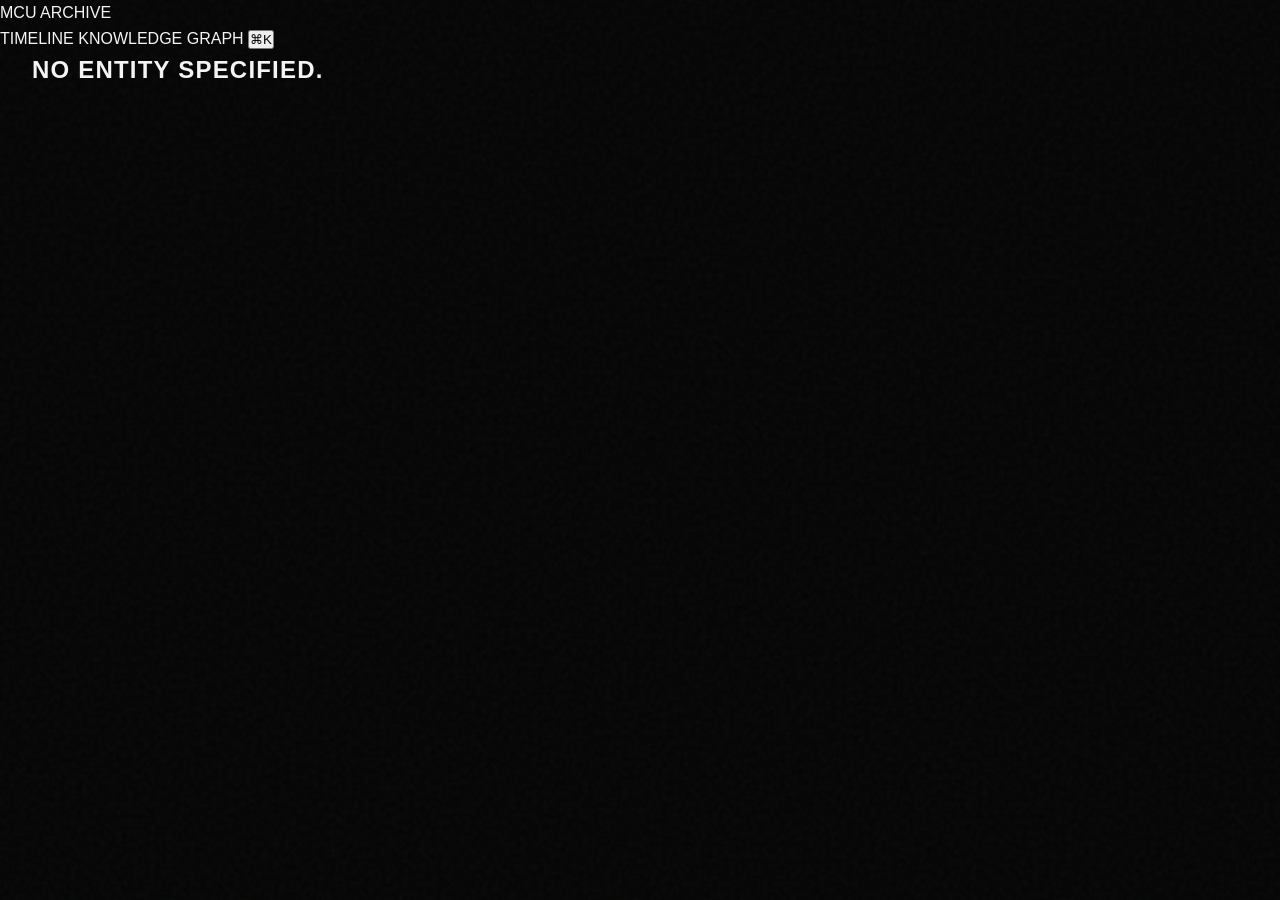
<file: artifacts.html>
<!DOCTYPE html>
<html lang="en">
<head>
    <meta charset="UTF-8">
    <meta name="viewport" content="width=device-width, initial-scale=1.0">
    <title>MCU Archive</title>
    <!-- SEO & Metadata -->
    <meta name="description" content="An interactive cinematic archive and knowledge graph for exploring the Marvel Cinematic Universe.">
    <meta name="theme-color" content="#e62429">
    <link rel="icon" type="image/png" href="./assets/icon-192.png">
    <link rel="manifest" href="./manifest.webmanifest">
    <meta property="og:title" content="MCU Cinematic Archive">
    <meta property="og:description" content="Explore the Marvel Cinematic Universe through an interactive knowledge graph and detailed timeline.">
    <meta property="og:type" content="website">
    <meta name="twitter:card" content="summary_large_image">
    <link rel="stylesheet" href="./css/global.css">
    <link rel="stylesheet" href="./css/components.css">
    <link rel="stylesheet" href="./css/animations.css">
    <script src="https://cdnjs.cloudflare.com/ajax/libs/gsap/3.12.2/gsap.min.js" defer></script>
    <script src="./js/search.js" type="module"></script>
    <script src="./js/entity-dossier.js" type="module"></script>
</head>
<body>
    <div id="noise-overlay"></div>
    
    <nav class="top-nav">
        <a href="index.html" class="nav-brand">MCU ARCHIVE</a>
        <div class="nav-links">
            <a href="timeline.html">TIMELINE</a>
            <a href="connections.html">KNOWLEDGE GRAPH</a>
            <button id="search-trigger" class="btn-icon">⌘K</button>
        </div>
    </nav>

    <main class="container">
        <div class="dossier-grid">
            
            <article class="dossier-main">
                <header class="dossier-header">
                    <div id="entity-badge-label" class="badge">ENTITY</div>
                    <h1 id="entity-name" class="glitch-text" data-text="Loading...">Loading...</h1>
                </header>
                
                <section class="dossier-section">
                    <h3>Overview</h3>
                    <div id="entity-description" class="lead-text">
                        Loading classified records...
                    </div>
                </section>
                
                <section class="dossier-section">
                    <h3>Classification Data</h3>
                    <div id="entity-meta-fields" class="meta-grid">
                        <!-- Dynamic fields injected here -->
                    </div>
                </section>
            </article>
            
            <aside class="dossier-sidebar">
                <section class="dossier-section">
                    <h3>Connections</h3>
                    <div id="entity-connections" class="entity-list"></div>
                </section>
            </aside>
            
        </div>
    </main>

    <dialog id="command-center" class="command-center">
        <div class="command-center-header">
            <input type="text" id="global-search-input" placeholder="Search the universe..." autocomplete="off">
            <button id="close-search">ESC</button>
        </div>
        <div id="search-results" class="command-center-results">
            <!-- Results injected here -->
        </div>
    </dialog>
</body>
</html>
</file>
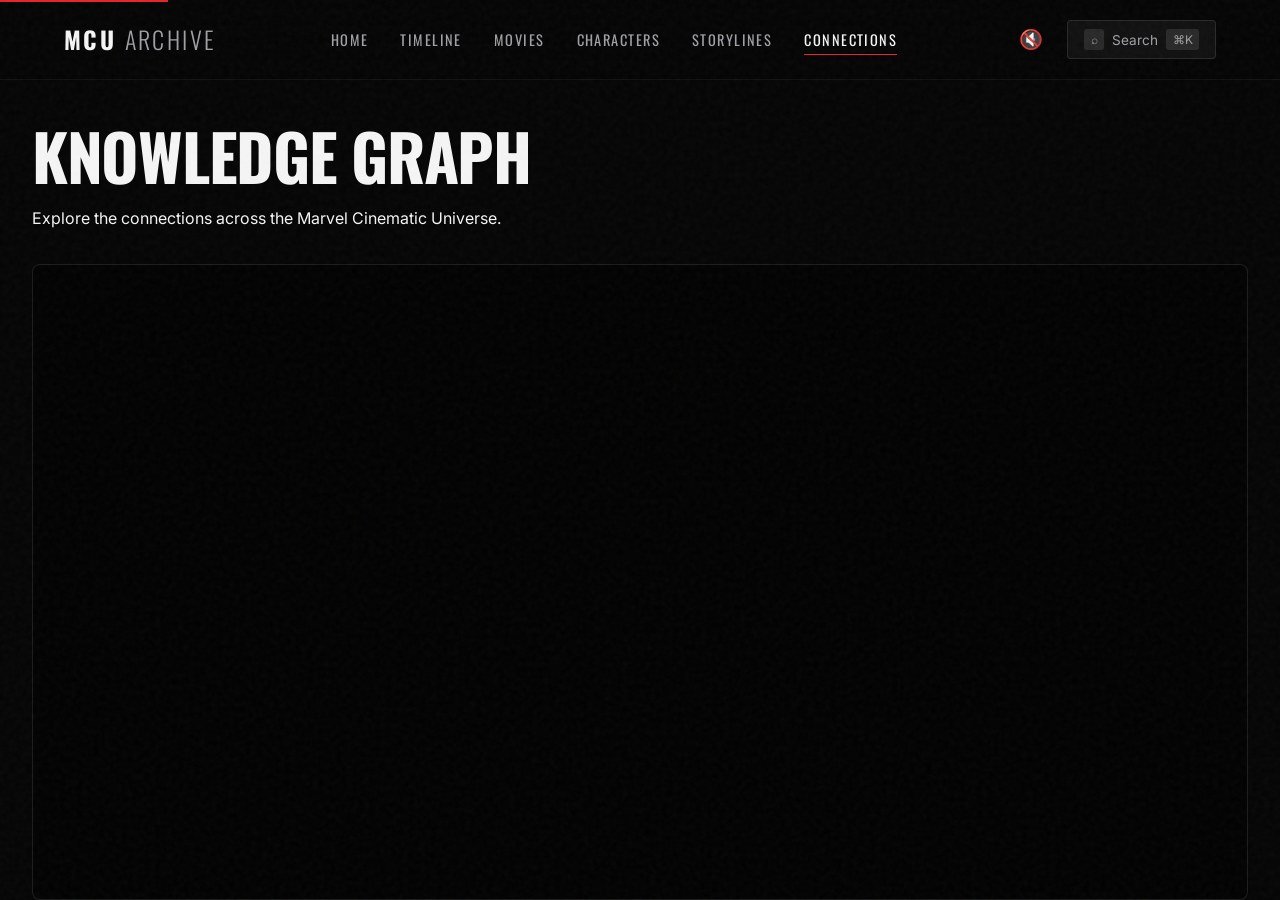
<file: connections.html>
<!DOCTYPE html>
<html lang="en">
<head>
    <meta charset="UTF-8">
    <meta name="viewport" content="width=device-width, initial-scale=1.0">
    <title>MCU — Connections</title>
    <!-- SEO & Metadata -->
    <meta name="description" content="An interactive cinematic archive and knowledge graph for exploring the Marvel Cinematic Universe.">
    <meta name="theme-color" content="#e62429">
    <link rel="icon" type="image/png" href="./assets/icon-192.png">
    <link rel="manifest" href="./manifest.webmanifest">
    <meta property="og:title" content="MCU Cinematic Archive">
    <meta property="og:description" content="Explore the Marvel Cinematic Universe through an interactive knowledge graph and detailed timeline.">
    <meta property="og:type" content="website">
    <meta name="twitter:card" content="summary_large_image">
    <link href="https://fonts.googleapis.com/css2?family=Inter:wght@300;400;600;800&family=Oswald:wght@400;600;700&display=swap" rel="stylesheet">
    <link rel="stylesheet" href="./css/global.css">
    <link rel="stylesheet" href="./css/components.css">
    <link rel="stylesheet" href="./css/animations.css">
    <script src="https://d3js.org/d3.v7.min.js" defer></script>
    <script src="./js/sound.js" defer></script>
    <script src="./js/data-loader.js" type="module"></script>
    <script src="./js/search.js" type="module"></script>
    <script src="./js/graph.js" type="module"></script>
</head>
<body>
    <a href="#main-content" class="skip-link">Skip to main content</a>
    <div id="noise-overlay"></div>
    <header class="global-header">
        <div class="logo"><h1>MCU <span>ARCHIVE</span></h1></div>
        <nav class="main-nav">
            <a href="./index.html">Home</a>
            <a href="./timeline.html">Timeline</a>
            <a href="./movies.html">Movies</a>
            <a href="./characters.html">Characters</a>
            <a href="./storylines.html">Storylines</a>
            <a href="./connections.html" class="active">Connections</a>
        </nav>
        <div class="header-actions" style="display: flex; gap: 1rem; align-items: center;">
            <button id="sound-toggle" class="icon-btn" aria-label="Toggle Sound" title="Toggle Sound">
                <span class="icon sound-icon">🔇</span>
            </button>
            <button id="search-trigger" class="search-trigger"><span class="icon">⌕</span> Search <span>⌘K</span></button>
        </div>
    </header>

    <main id="main-content" class="container" style="padding-top: 120px; height: 100vh; display: flex; flex-direction: column;">
        <h2 class="editorial-heading" style="font-size: clamp(2rem, 5vw, 4rem);">Knowledge Graph</h2>
        <div style="display: flex; justify-content: space-between; align-items: center; flex-wrap: wrap;">
            <p>Explore the connections across the Marvel Cinematic Universe.</p>
            
            <div class="toggle-container" id="view-toggles" style="display: none;">
                <button id="btn-graph-view" class="toggle-btn active">Graph</button>
                <button id="btn-list-view" class="toggle-btn">List</button>
            </div>
        </div>

        <div id="d3-graph-container" style="flex: 1; border: 1px solid var(--clr-border); border-radius: 8px; margin-top: 2rem; background: rgba(0,0,0,0.5);">
            <!-- D3 Force Graph will be injected here -->
        </div>
        
        <div id="list-view-container" style="display: none; flex: 1; overflow-y: auto; margin-top: 2rem;">
            <!-- Semantic List View for smaller viewports or fallback -->
        </div>
    </main>
</body>
</html>
</file>
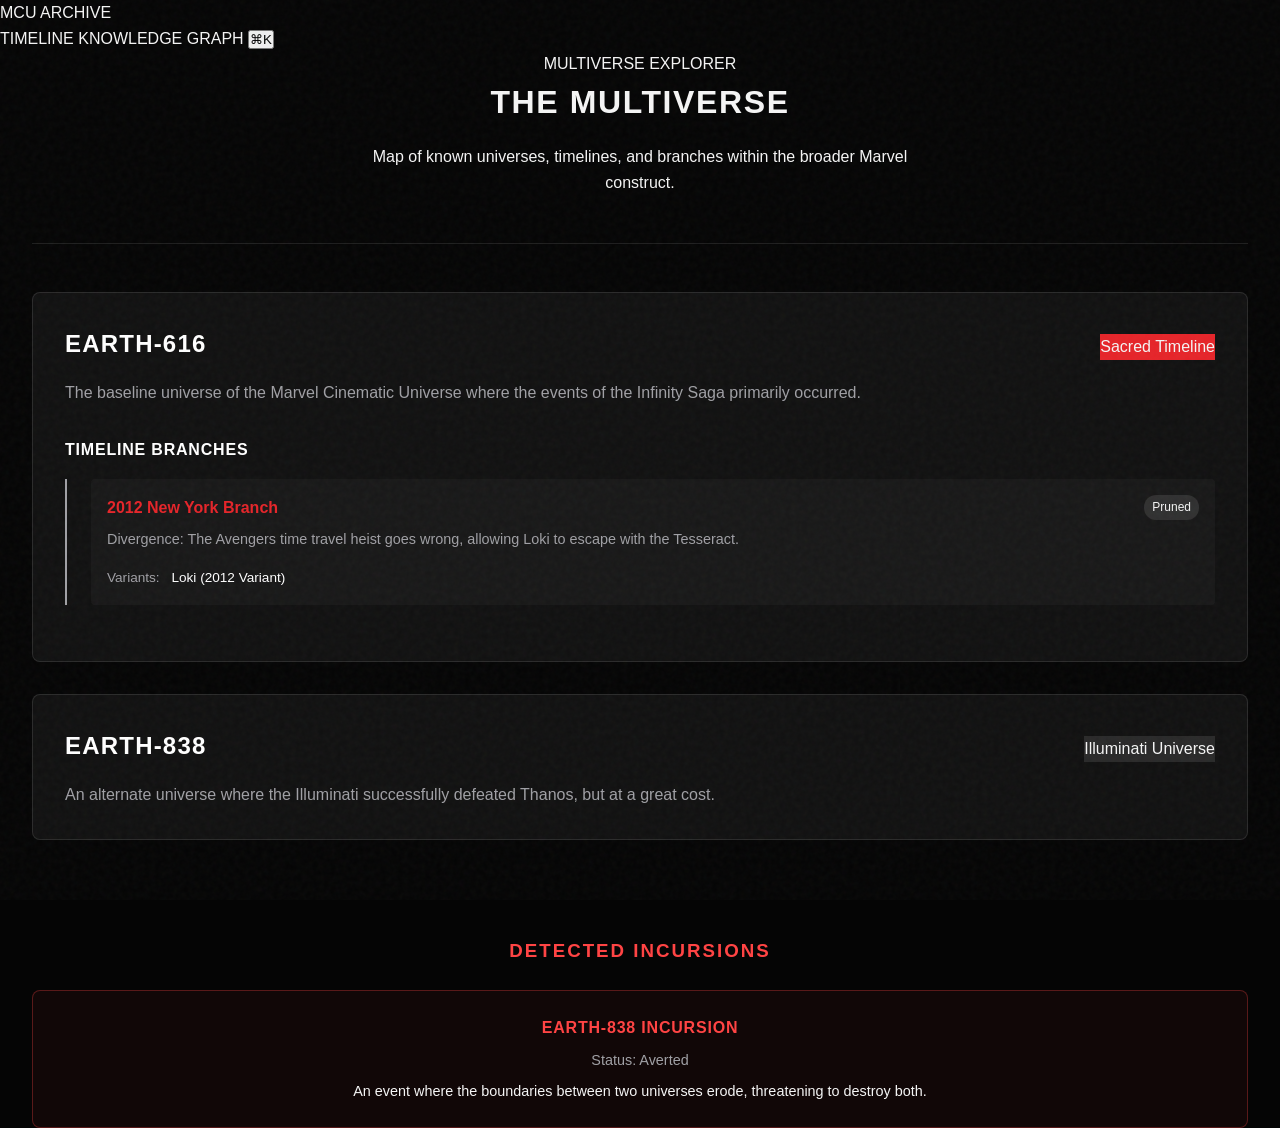
<file: multiverse.html>
<!DOCTYPE html>
<html lang="en">
<head>
    <meta charset="UTF-8">
    <meta name="viewport" content="width=device-width, initial-scale=1.0">
    <title>Multiverse Explorer | MCU Archive</title>
    <!-- SEO & Metadata -->
    <meta name="description" content="An interactive cinematic archive and knowledge graph for exploring the Marvel Cinematic Universe.">
    <meta name="theme-color" content="#e62429">
    <link rel="icon" type="image/png" href="./assets/icon-192.png">
    <link rel="manifest" href="./manifest.webmanifest">
    <meta property="og:title" content="MCU Cinematic Archive">
    <meta property="og:description" content="Explore the Marvel Cinematic Universe through an interactive knowledge graph and detailed timeline.">
    <meta property="og:type" content="website">
    <meta name="twitter:card" content="summary_large_image">
    <link rel="stylesheet" href="./css/global.css">
    <link rel="stylesheet" href="./css/components.css">
    <link rel="stylesheet" href="./css/animations.css">
    <script src="https://cdnjs.cloudflare.com/ajax/libs/gsap/3.12.2/gsap.min.js" defer></script>
    <script src="./js/search.js" type="module"></script>
    <script src="./js/multiverse.js" type="module"></script>
    <style>
        .multiverse-container {
            display: flex;
            flex-direction: column;
            gap: 2rem;
            margin-top: 2rem;
        }
        .universe-card {
            background: rgba(255, 255, 255, 0.05);
            border: 1px solid rgba(255, 255, 255, 0.1);
            padding: 2rem;
            border-radius: 8px;
            transition: all 0.3s ease;
        }
        .universe-card:hover {
            border-color: var(--clr-accent);
            background: rgba(255, 255, 255, 0.08);
        }
        .branch-list {
            margin-top: 1rem;
            padding-left: 1.5rem;
            border-left: 2px solid var(--clr-text-muted);
        }
    </style>
</head>
<body>
    <div id="noise-overlay"></div>
    
    <nav class="top-nav">
        <a href="index.html" class="nav-brand">MCU ARCHIVE</a>
        <div class="nav-links">
            <a href="timeline.html">TIMELINE</a>
            <a href="connections.html">KNOWLEDGE GRAPH</a>
            <button id="search-trigger" class="btn-icon">⌘K</button>
        </div>
    </nav>

    <main class="container">
        <header class="dossier-header" style="text-align: center; margin-bottom: 3rem;">
            <div class="badge">MULTIVERSE EXPLORER</div>
            <h1 class="glitch-text" data-text="THE MULTIVERSE">THE MULTIVERSE</h1>
            <p class="lead-text" style="max-width: 600px; margin: 1rem auto;">
                Map of known universes, timelines, and branches within the broader Marvel construct.
            </p>
        </header>

        <div id="multiverse-container" class="multiverse-container">
            <div class="muted" style="text-align: center;">Loading multiversal data...</div>
        </div>
    </main>

    <dialog id="command-center" class="command-center">
        <div class="command-center-header">
            <input type="text" id="global-search-input" placeholder="Search the universe..." autocomplete="off">
            <button id="close-search">ESC</button>
        </div>
        <div id="search-results" class="command-center-results"></div>
    </dialog>
</body>
</html>
</file>
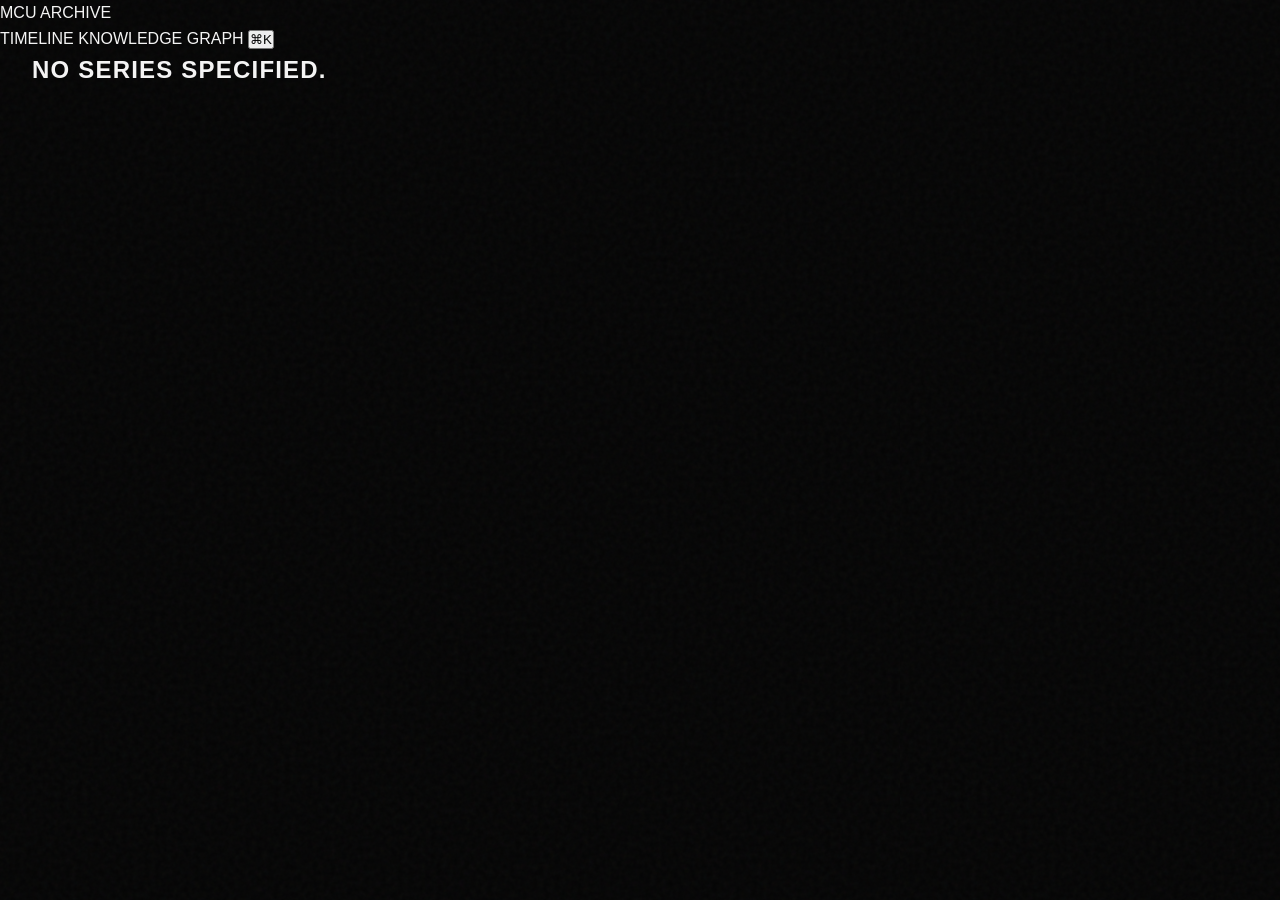
<file: series.html>
<!DOCTYPE html>
<html lang="en">
<head>
    <meta charset="UTF-8">
    <meta name="viewport" content="width=device-width, initial-scale=1.0">
    <title>Series Dossier | MCU Archive</title>
    <!-- SEO & Metadata -->
    <meta name="description" content="An interactive cinematic archive and knowledge graph for exploring the Marvel Cinematic Universe.">
    <meta name="theme-color" content="#e62429">
    <link rel="icon" type="image/png" href="./assets/icon-192.png">
    <link rel="manifest" href="./manifest.webmanifest">
    <meta property="og:title" content="MCU Cinematic Archive">
    <meta property="og:description" content="Explore the Marvel Cinematic Universe through an interactive knowledge graph and detailed timeline.">
    <meta property="og:type" content="website">
    <meta name="twitter:card" content="summary_large_image">
    <link rel="stylesheet" href="./css/global.css">
    <link rel="stylesheet" href="./css/components.css">
    <link rel="stylesheet" href="./css/animations.css">
    <script src="https://cdnjs.cloudflare.com/ajax/libs/gsap/3.12.2/gsap.min.js" defer></script>
    <script src="./js/search.js" type="module"></script>
    <script src="./js/series.js" type="module"></script>
</head>
<body>
    <div id="noise-overlay"></div>
    
    <nav class="top-nav">
        <a href="index.html" class="nav-brand">MCU ARCHIVE</a>
        <div class="nav-links">
            <a href="timeline.html">TIMELINE</a>
            <a href="connections.html">KNOWLEDGE GRAPH</a>
            <button id="search-trigger" class="btn-icon">⌘K</button>
        </div>
    </nav>

    <main class="container">
        <div class="dossier-grid">
            
            <article class="dossier-main">
                <header class="dossier-header">
                    <div class="badge">SERIES CLASSIFICATION</div>
                    <h1 id="series-title" class="glitch-text" data-text="Loading...">Loading...</h1>
                    <div id="series-year" class="meta-text" style="margin-top: 1rem; color: var(--clr-accent);"></div>
                </header>
                
                <section class="dossier-section">
                    <h3>Synopsis</h3>
                    <div id="series-synopsis" class="lead-text"></div>
                </section>
                
                <section class="dossier-section">
                    <h3>Seasons</h3>
                    <div id="series-seasons"></div>
                </section>
            </article>
            
            <aside class="dossier-sidebar">
                <section class="dossier-section">
                    <h3>Connections</h3>
                    <div id="series-connections" class="entity-list"></div>
                </section>
            </aside>
            
        </div>
    </main>

    <dialog id="command-center" class="command-center">
        <!-- Search UI handled by search.js -->
        <div class="command-center-header">
            <input type="text" id="global-search-input" placeholder="Search the universe..." autocomplete="off">
            <button id="close-search">ESC</button>
        </div>
        <div id="search-results" class="command-center-results"></div>
    </dialog>
</body>
</html>
</file>
<file: css/global.css>
/* --- GLOBAL VARIABLES --- */
:root {
    /* Color Palette */
    --clr-bg-base: #050505;
    --clr-bg-surface: rgba(20, 20, 25, 0.7);
    --clr-text-main: #f5f5f5;
    --clr-text-muted: #a0a0a5;
    
    --clr-accent: #e62429; /* Marvel Red, used sparingly */
    --clr-accent-glow: rgba(230, 36, 41, 0.3);
    
    /* Saga Atmospheres */
    --clr-saga-infinity: rgba(147, 51, 234, 0.15); /* Purple / Gold atmosphere */
    --clr-saga-infinity-glow: rgba(147, 51, 234, 0.4);
    --clr-saga-multiverse: rgba(59, 130, 246, 0.15); /* Blue / Violet atmosphere */
    --clr-saga-multiverse-glow: rgba(59, 130, 246, 0.4);

    --clr-border: rgba(255, 255, 255, 0.1);
    
    /* Semantic Entity Colors */
    --entity-character: #d8d8d8;
    --entity-movie: #e62429;
    --entity-event: #d89a3d;
    --entity-organization: #547da8;
    --entity-location: #718b6a;
    --entity-artifact: #9879b8;
    
    /* Typography */
    --font-heading: 'Oswald', sans-serif;
    --font-body: 'Inter', sans-serif;
    
    /* Spacing */
    --spacing-xs: 0.5rem;
    --spacing-sm: 1rem;
    --spacing-md: 2rem;
    --spacing-lg: 4rem;
    --spacing-xl: 8rem;
    
    /* Animations */
    --transition-fast: 0.2s ease;
    --transition-smooth: 0.4s cubic-bezier(0.16, 1, 0.3, 1);
}

/* --- RESET & BASE --- */
*, *::before, *::after {
    box-sizing: border-box;
    margin: 0;
    padding: 0;
}

body {
    background-color: var(--clr-bg-base);
    color: var(--clr-text-main);
    font-family: var(--font-body);
    line-height: 1.6;
    overflow-x: hidden;
    -webkit-font-smoothing: antialiased;
}

/* Typography Base */
h1, h2, h3, h4, h5, h6 {
    font-family: var(--font-heading);
    text-transform: uppercase;
    letter-spacing: 0.05em;
    font-weight: 600;
}

/* Editorial Cinematic Typography */
.editorial-heading {
    font-family: var(--font-heading);
    font-size: clamp(3rem, 8vw, 6rem);
    font-weight: 700;
    line-height: 1.1;
    letter-spacing: -0.02em;
    text-transform: uppercase;
    margin-bottom: var(--spacing-sm);
}

.editorial-meta {
    font-family: var(--font-body);
    font-size: 0.9rem;
    letter-spacing: 0.2em;
    color: var(--clr-text-muted);
    text-transform: uppercase;
    margin-bottom: var(--spacing-md);
    border-bottom: 1px solid var(--clr-border);
    padding-bottom: var(--spacing-xs);
    display: inline-block;
}

a {
    color: inherit;
    text-decoration: none;
    transition: color var(--transition-fast);
}

/* --- CINEMATIC EFFECTS --- */

/* Film Grain Overlay */
#noise-overlay {
    position: fixed;
    top: 0; left: 0; right: 0; bottom: 0;
    pointer-events: none;
    z-index: 9999;
    opacity: 0.04;
    background-image: url('data:image/svg+xml,%3Csvg viewBox=%220 0 200 200%22 xmlns=%22http://www.w3.org/2000/svg%22%3E%3Cfilter id=%22noiseFilter%22%3E%3CfeTurbulence type=%22fractalNoise%22 baseFrequency=%220.8%22 numOctaves=%223%22 stitchTiles=%22stitch%22/%3E%3C/filter%3E%3Crect width=%22100%25%22 height=%22100%25%22 filter=%22url(%23noiseFilter)%22/%3E%3C/svg%3E');
}

/* --- LAYOUT UTILITIES --- */
.container {
    max-width: 1400px;
    margin: 0 auto;
    padding: 0 var(--spacing-md);
}

.grid {
    display: grid;
    gap: var(--spacing-md);
}

/* --- HEADER NAVIGATION --- */
.global-header {
    position: fixed;
    top: 0; left: 0; right: 0;
    height: 80px;
    display: flex;
    align-items: center;
    justify-content: space-between;
    padding: 0 var(--spacing-lg);
    z-index: 1000;
    background: linear-gradient(to bottom, rgba(5,5,5,0.9) 0%, rgba(5,5,5,0) 100%);
    backdrop-filter: blur(4px);
    border-bottom: 1px solid rgba(255, 255, 255, 0.05);
}

.logo h1 {
    font-size: 1.5rem;
    font-weight: 700;
    letter-spacing: 0.1em;
}
.logo span {
    font-weight: 300;
    color: var(--clr-text-muted);
}

.main-nav {
    display: flex;
    gap: var(--spacing-md);
}

.main-nav a {
    font-family: var(--font-heading);
    font-size: 0.9rem;
    letter-spacing: 0.1em;
    text-transform: uppercase;
    color: var(--clr-text-muted);
    position: relative;
}

.main-nav a:hover,
.main-nav a.active {
    color: var(--clr-text-main);
}

.main-nav a::after {
    content: '';
    position: absolute;
    bottom: -4px;
    left: 0;
    width: 0;
    height: 1px;
    background-color: var(--clr-accent);
    transition: width var(--transition-smooth);
}

.main-nav a.active::after,
.main-nav a:hover::after {
    width: 100%;
}

/* Saga Styling Classes */
.saga-infinity {
    --saga-color: var(--clr-saga-infinity);
    --saga-glow: var(--clr-saga-infinity-glow);
}

.saga-multiverse {
    --saga-color: var(--clr-saga-multiverse);
    --saga-glow: var(--clr-saga-multiverse-glow);
}

.saga-ambient-bg {
    position: absolute;
    top: 0; left: 0; right: 0; bottom: 0;
    pointer-events: none;
    z-index: -1;
    background: radial-gradient(circle at top, var(--saga-color, transparent) 0%, transparent 60%);
    opacity: 0.5;
}

/* Accessibility */
.skip-link {
    position: absolute;
    top: -40px;
    left: 0;
    background: var(--clr-accent);
    color: white;
    padding: 8px;
    z-index: 9999;
    transition: top 0.2s ease-out;
}

.skip-link:focus {
    top: 0;
}

:focus-visible {
    outline: 2px solid var(--clr-accent);
    outline-offset: 4px;
}
</file>
<file: css/components.css>
/* --- BUTTONS --- */
.btn-primary {
    background: transparent;
    color: var(--clr-text-main);
    border: 1px solid var(--clr-border);
    padding: var(--spacing-sm) var(--spacing-md);
    font-family: var(--font-heading);
    font-size: 1rem;
    letter-spacing: 0.1em;
    cursor: pointer;
    transition: all var(--transition-fast);
    text-transform: uppercase;
}

.btn-primary:hover {
    background: var(--clr-text-main);
    color: var(--clr-bg-base);
    box-shadow: 0 0 20px rgba(255,255,255,0.2);
}

/* --- SEARCH BUTTON & OVERLAY --- */
.search-trigger {
    background: rgba(255,255,255,0.05);
    border: 1px solid var(--clr-border);
    color: var(--clr-text-muted);
    padding: 0.5rem 1rem;
    border-radius: 4px;
    cursor: pointer;
    display: flex;
    align-items: center;
    gap: 0.5rem;
    font-family: var(--font-body);
    font-size: 0.85rem;
    transition: all var(--transition-fast);
}

.search-trigger span {
    background: rgba(255,255,255,0.1);
    padding: 0.2rem 0.4rem;
    border-radius: 3px;
    font-size: 0.75rem;
}

.search-trigger:hover {
    background: rgba(255,255,255,0.1);
    color: var(--clr-text-main);
}

.icon-btn {
    background: transparent;
    border: none;
    color: var(--clr-text-muted);
    font-size: 1.2rem;
    cursor: pointer;
    transition: color var(--transition-fast);
    display: flex;
    align-items: center;
    justify-content: center;
    padding: 0.5rem;
}

.icon-btn:hover {
    color: var(--clr-text-main);
}

/* Command Center Dialog */
.command-center {
    margin: auto;
    width: 100%;
    max-width: 700px;
    background: rgba(20, 20, 25, 0.85);
    backdrop-filter: blur(20px);
    border: 1px solid var(--clr-border);
    border-radius: 8px;
    padding: 0;
    color: var(--clr-text-main);
}
.command-center::backdrop {
    background: rgba(0, 0, 0, 0.7);
    backdrop-filter: blur(5px);
}

.command-center-container {
    display: flex;
    flex-direction: column;
    max-height: 80vh;
}

.search-header {
    display: flex;
    align-items: center;
    padding: var(--spacing-sm) var(--spacing-md);
    border-bottom: 1px solid var(--clr-border);
    gap: var(--spacing-sm);
}

.search-header input {
    flex: 1;
    background: transparent;
    border: none;
    color: var(--clr-text-main);
    font-size: 1.2rem;
    font-family: var(--font-body);
    outline: none;
}

.search-header input::placeholder {
    color: var(--clr-text-muted);
}

#close-search {
    background: transparent;
    border: 1px solid var(--clr-border);
    color: var(--clr-text-muted);
    padding: 0.2rem 0.5rem;
    border-radius: 4px;
    cursor: pointer;
    font-size: 0.75rem;
}

.search-results {
    padding: var(--spacing-md);
    overflow-y: auto;
}

/* Search Categories */
.search-category-title {
    font-family: var(--font-heading);
    font-size: 0.8rem;
    color: var(--clr-text-muted);
    margin-bottom: var(--spacing-xs);
    letter-spacing: 0.1em;
}

.search-item {
    display: flex;
    justify-content: space-between;
    padding: var(--spacing-sm);
    border-radius: 4px;
    cursor: pointer;
    transition: background var(--transition-fast);
}

.search-item:hover, .search-item.selected {
    background: rgba(255,255,255,0.05);
}

.search-item-title {
    font-weight: 500;
}
.search-item-meta {
    color: var(--clr-text-muted);
    font-size: 0.9rem;
}

/* --- HERO SECTION --- */
.hero-section {
    height: 100vh;
    display: flex;
    flex-direction: column;
    justify-content: center;
    align-items: center;
    text-align: center;
    position: relative;
    padding: var(--spacing-md);
}

.hero-kicker {
    font-size: 1.2rem;
    color: var(--clr-text-muted);
    margin-bottom: var(--spacing-sm);
}

.hero-title {
    font-size: clamp(3rem, 8vw, 7rem);
    line-height: 1.1;
    margin-bottom: var(--spacing-xs);
    background: linear-gradient(to bottom, #fff, #888);
    -webkit-background-clip: text;
    -webkit-text-fill-color: transparent;
}

.hero-subtitle {
    font-size: clamp(1.5rem, 3vw, 2.5rem);
    color: var(--clr-accent);
    margin-bottom: var(--spacing-md);
}

.hero-description {
    font-size: 1.1rem;
    color: var(--clr-text-muted);
    max-width: 600px;
    margin: 0 auto var(--spacing-lg);
}

.scroll-indicator {
    position: absolute;
    bottom: 40px;
    display: flex;
    flex-direction: column;
    align-items: center;
    gap: var(--spacing-sm);
    opacity: 0.5;
}

.scroll-indicator span {
    font-family: var(--font-heading);
    font-size: 0.75rem;
    letter-spacing: 0.2em;
}

.scroll-indicator .line {
    width: 1px;
    height: 40px;
    background: linear-gradient(to bottom, rgba(255,255,255,1), rgba(255,255,255,0));
    animation: scrollLine 2s infinite;
}

@keyframes scrollLine {
    0% { transform: scaleY(0); transform-origin: top; }
    50% { transform: scaleY(1); transform-origin: top; }
    50.1% { transform: scaleY(1); transform-origin: bottom; }
    100% { transform: scaleY(0); transform-origin: bottom; }
}

/* --- SHOWCASE SECTION --- */
.showcase-section {
    padding: var(--spacing-xl) 0;
    min-height: 100vh;
}

.phase-header {
    text-align: center;
    margin-bottom: var(--spacing-lg);
}

.phase-subtitle {
    color: var(--clr-text-muted);
    font-size: 1.2rem;
    margin-bottom: var(--spacing-xs);
}

.phase-title {
    font-size: clamp(2.5rem, 6vw, 5rem);
    color: var(--clr-text-main);
    line-height: 1;
    margin-bottom: var(--spacing-xs);
}

.phase-accent {
    color: var(--clr-accent);
    font-size: 1.5rem;
    letter-spacing: 0.2em;
}

.movies-horizontal-scroll {
    display: flex;
    gap: var(--spacing-md);
    overflow-x: auto;
    padding: var(--spacing-md);
    scroll-snap-type: x mandatory;
    /* Hide scrollbar */
    -ms-overflow-style: none;  
    scrollbar-width: none;  
}

.movies-horizontal-scroll::-webkit-scrollbar {
    display: none;
}

.movie-card {
    flex: 0 0 300px;
    scroll-snap-align: center;
    text-decoration: none;
    color: inherit;
    display: block;
    transition: transform var(--transition-fast), box-shadow var(--transition-fast);
}

.movie-card:hover {
    transform: translateY(-5px);
    box-shadow: 0 10px 30px var(--saga-glow, var(--clr-accent-glow));
}

.movie-card-inner {
    background: var(--clr-bg-surface);
    border: 1px solid var(--clr-border);
    border-radius: 8px;
    overflow: hidden;
    height: 450px;
    display: flex;
    flex-direction: column;
}

.movie-card-placeholder {
    flex: 1;
    background: #1a1a24;
    display: flex;
    align-items: center;
    justify-content: center;
    color: var(--clr-text-muted);
    font-family: var(--font-heading);
    border-bottom: 1px solid var(--clr-border);
}

.movie-card-info {
    padding: var(--spacing-sm);
    text-align: center;
}

.movie-card-info h3 {
    font-size: 1.2rem;
    margin-bottom: 0.2rem;
}

.movie-card-info span {
    color: var(--clr-text-muted);
    font-size: 0.9rem;
}

/* --- DOSSIER LAYOUT --- */
.dossier-header {
    margin-bottom: var(--spacing-lg);
    border-bottom: 1px solid var(--clr-border);
    padding-bottom: var(--spacing-md);
}

.dossier-meta {
    color: var(--clr-accent);
    letter-spacing: 0.1em;
    font-size: 1rem;
    margin-bottom: var(--spacing-xs);
}

.dossier-title {
    font-size: clamp(2rem, 5vw, 4rem);
    margin-bottom: var(--spacing-xs);
    line-height: 1.1;
}

.dossier-specs {
    display: flex;
    gap: var(--spacing-md);
    color: var(--clr-text-muted);
    font-size: 0.9rem;
    font-family: var(--font-heading);
    letter-spacing: 0.05em;
}

.dossier-grid {
    display: grid;
    grid-template-columns: 2fr 1fr;
    gap: var(--spacing-lg);
}

@media (max-width: 900px) {
    .dossier-grid {
        grid-template-columns: 1fr;
    }
}

.dossier-section {
    margin-bottom: var(--spacing-lg);
}

.dossier-section h3 {
    color: var(--clr-text-muted);
    font-size: 1rem;
    margin-bottom: var(--spacing-sm);
    letter-spacing: 0.1em;
    border-bottom: 1px solid rgba(255,255,255,0.05);
    padding-bottom: 0.5rem;
}

.text-large {
    font-size: 1.1rem;
    line-height: 1.8;
}

/* Badges & Lists */
.entity-list {
    display: flex;
    flex-direction: column;
    gap: 0.5rem;
}

.entity-badge {
    display: block;
    padding: 0.8rem 1rem;
    background: rgba(255,255,255,0.03);
    border: 1px solid rgba(255,255,255,0.05);
    border-radius: 4px;
    transition: all var(--transition-fast);
}

a.entity-badge:hover {
    background: rgba(255,255,255,0.1);
    border-color: rgba(255,255,255,0.2);
}

.entity-badge .muted {
    color: var(--clr-text-muted);
    font-size: 0.9rem;
}

.simple-list {
    list-style: none;
    padding: 0;
}

.simple-list li {
    padding: 0.5rem 0;
    border-bottom: 1px solid rgba(255,255,255,0.03);
    color: var(--clr-text-main);
}

/* --- TIMELINE --- */
.timeline-controls {
    display: flex;
    gap: var(--spacing-sm);
    margin-bottom: var(--spacing-lg);
}

.timeline-wrapper {
    position: relative;
    padding-left: 20px;
    border-left: 2px solid var(--clr-border);
}

.timeline-group-header {
    color: var(--clr-accent);
    font-size: 1.5rem;
    margin: var(--spacing-lg) 0 var(--spacing-md) -20px;
    padding-left: 20px;
    background: var(--clr-bg-base);
}

.timeline-entry {
    position: relative;
    margin-bottom: var(--spacing-lg);
}

.timeline-marker {
    position: absolute;
    left: -27px; /* 20px padding + 2px border + half of marker */
    top: 0;
    width: 12px;
    height: 12px;
    border-radius: 50%;
    background: var(--clr-text-muted);
    border: 2px solid var(--clr-bg-base);
    transition: background var(--transition-fast);
}

.timeline-entry:hover .timeline-marker {
    background: var(--clr-accent);
}

.timeline-content {
    background: rgba(255,255,255,0.02);
    border: 1px solid rgba(255,255,255,0.05);
    padding: var(--spacing-md);
    border-radius: 8px;
    margin-left: var(--spacing-md);
}

.timeline-meta {
    color: var(--clr-text-muted);
    font-size: 0.85rem;
    letter-spacing: 0.1em;
    font-family: var(--font-heading);
}

.timeline-content h4 {
    font-size: 1.5rem;
    margin: var(--spacing-xs) 0;
}

.timeline-content h4 a {
    text-decoration: none;
}
.timeline-content h4 a:hover {
    color: var(--clr-accent);
}

/* --- SEARCH ACTIONS --- */
.search-item {
    display: flex;
    justify-content: space-between;
    align-items: center;
}
.search-item-main {
    display: flex;
    flex-direction: column;
}
.search-item-actions {
    display: flex;
    gap: 0.5rem;
    opacity: 0;
    transition: opacity var(--transition-fast);
}
.search-item:hover .search-item-actions,
.search-item.selected .search-item-actions {
    opacity: 1;
}
.action-btn {
    font-size: 0.75rem;
    padding: 0.3rem 0.6rem;
    background: rgba(255,255,255,0.1);
    border-radius: 4px;
    color: var(--clr-text-main);
}
.action-btn:hover {
    background: var(--clr-accent);
}

/* --- D3 GRAPH STYLES --- */
.node circle {
    stroke: var(--clr-bg-base);
    stroke-width: 2px;
    transition: all var(--transition-fast);
}
.node:hover circle {
    stroke: #fff;
    stroke-width: 3px;
    filter: drop-shadow(0 0 10px rgba(255,255,255,0.5));
}
.node text {
    font-family: var(--font-body);
    font-size: 10px;
    fill: var(--clr-text-main);
    text-shadow: 0 1px 3px rgba(0,0,0,0.8);
    pointer-events: none;
}
.link {
    stroke: rgba(255,255,255,0.15);
    stroke-width: 1px;
}
.link-label {
    font-family: var(--font-body);
    font-size: 8px;
    fill: var(--clr-text-muted);
    text-shadow: 0 1px 2px rgba(0,0,0,0.8);
}

/* Semantic Node Types */
.graph-node--character circle { fill: var(--entity-character); }
.graph-node--movie circle { fill: var(--entity-movie); }
.graph-node--event circle { fill: var(--entity-event); }
.graph-node--organization circle { fill: var(--entity-organization); }
.graph-node--location circle { fill: var(--entity-location); }
.graph-node--artifact circle { fill: var(--entity-artifact); }
.graph-node--universe circle { fill: #aaaaaa; }



/* Character Journey Timeline */
.character-journey-timeline {
    position: relative;
    padding-left: 20px;
    margin-top: 1rem;
    border-left: 2px solid rgba(230, 36, 41, 0.3);
}

.journey-node {
    position: relative;
    margin-bottom: 1.5rem;
    padding-left: 15px;
}

.journey-node::before {
    content: '';
    position: absolute;
    left: -27px;
    top: 5px;
    width: 12px;
    height: 12px;
    background-color: var(--clr-bg);
    border: 2px solid var(--clr-accent);
    border-radius: 50%;
    z-index: 1;
}

.journey-year {
    font-family: var(--font-heading);
    font-size: 0.85rem;
    color: var(--clr-accent);
    margin-bottom: 0.25rem;
}

.journey-content a {
    color: var(--clr-text);
    text-decoration: none;
    transition: color var(--transition-fast);
}

.journey-content a:hover {
    color: var(--clr-accent);
}
</file>
<file: css/animations.css>
/* --- TRANSITIONS --- */
/* Simple fade for page transitions if View Transitions API is not supported */
.fade-in {
    animation: fadeIn 0.8s ease forwards;
}

@keyframes fadeIn {
    from { opacity: 0; transform: translateY(20px); }
    to { opacity: 1; transform: translateY(0); }
}

/* Base styles for GSAP target elements (initial states) */
.gsap-reveal {
    opacity: 0;
    visibility: hidden;
}

/* Hover effects */
.hover-glow {
    transition: box-shadow var(--transition-smooth);
}
.hover-glow:hover {
    box-shadow: 0 0 30px var(--clr-accent-glow);
}
</file>
